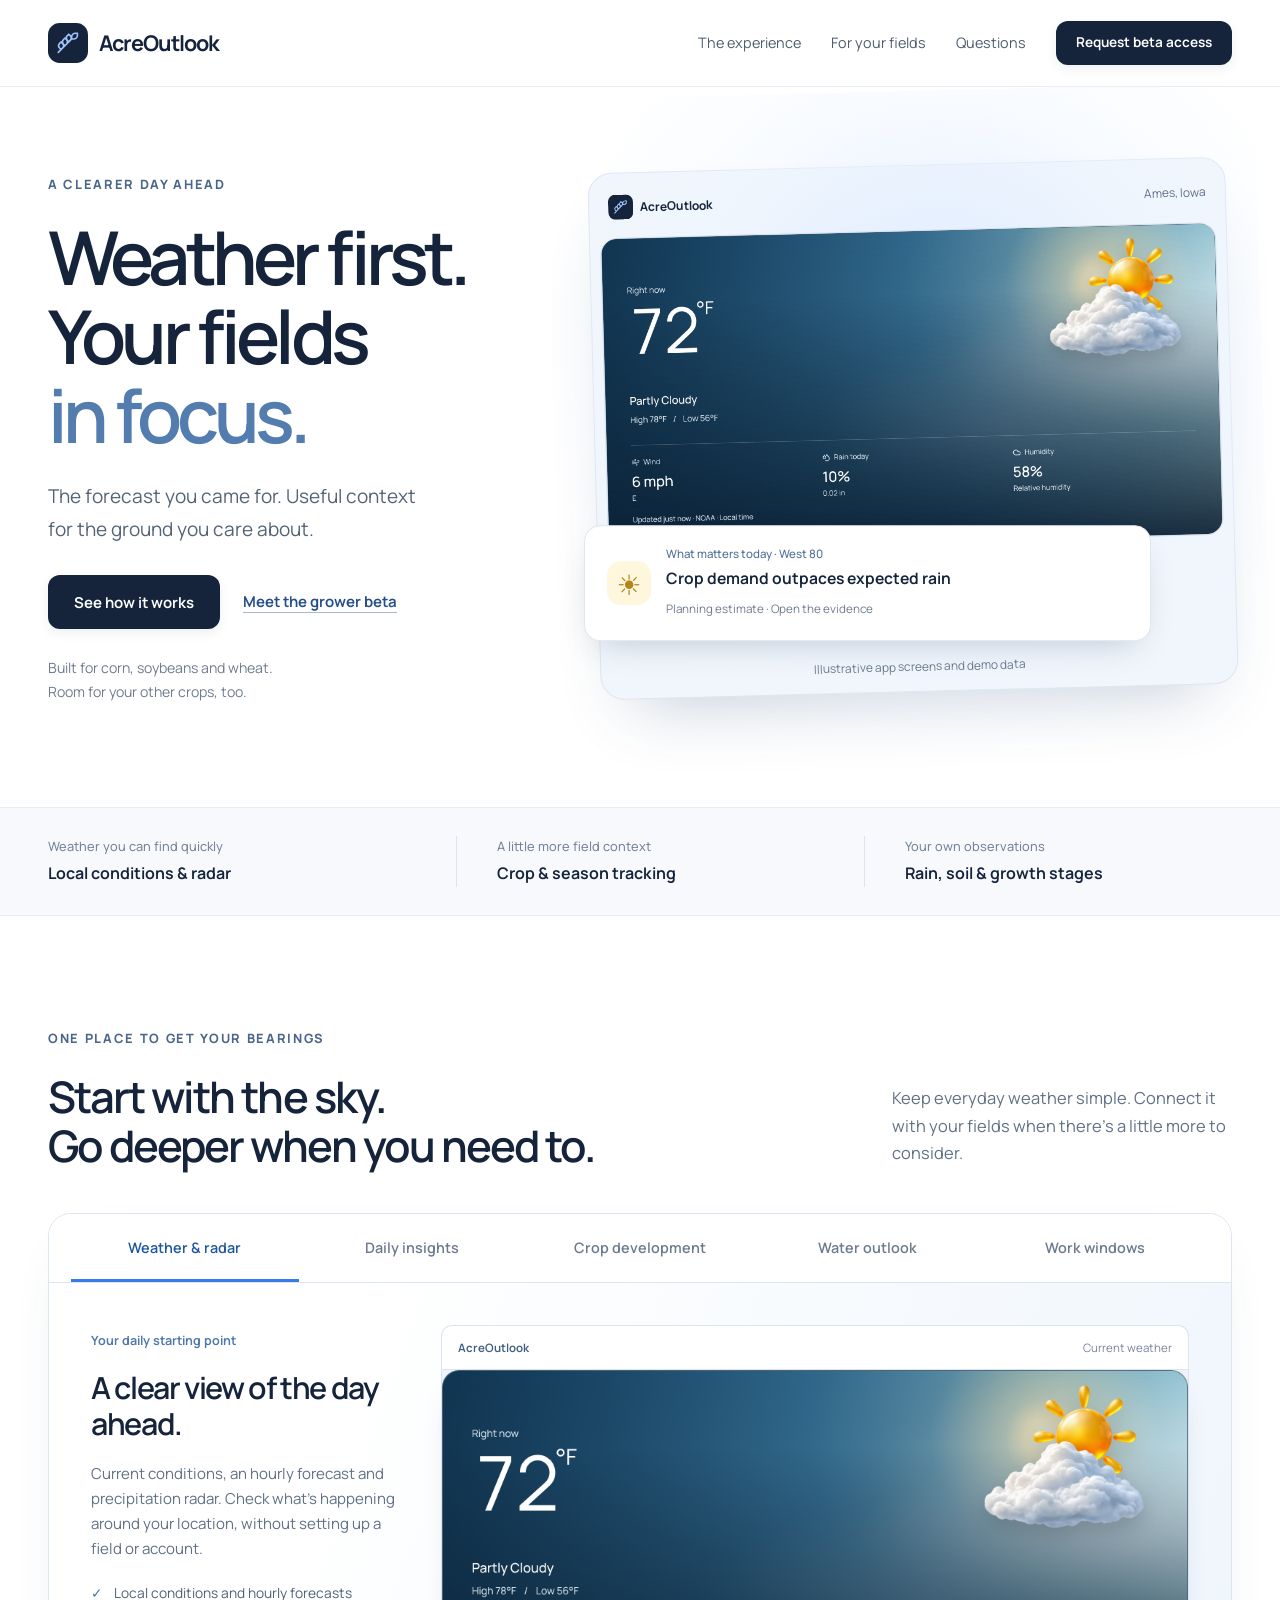
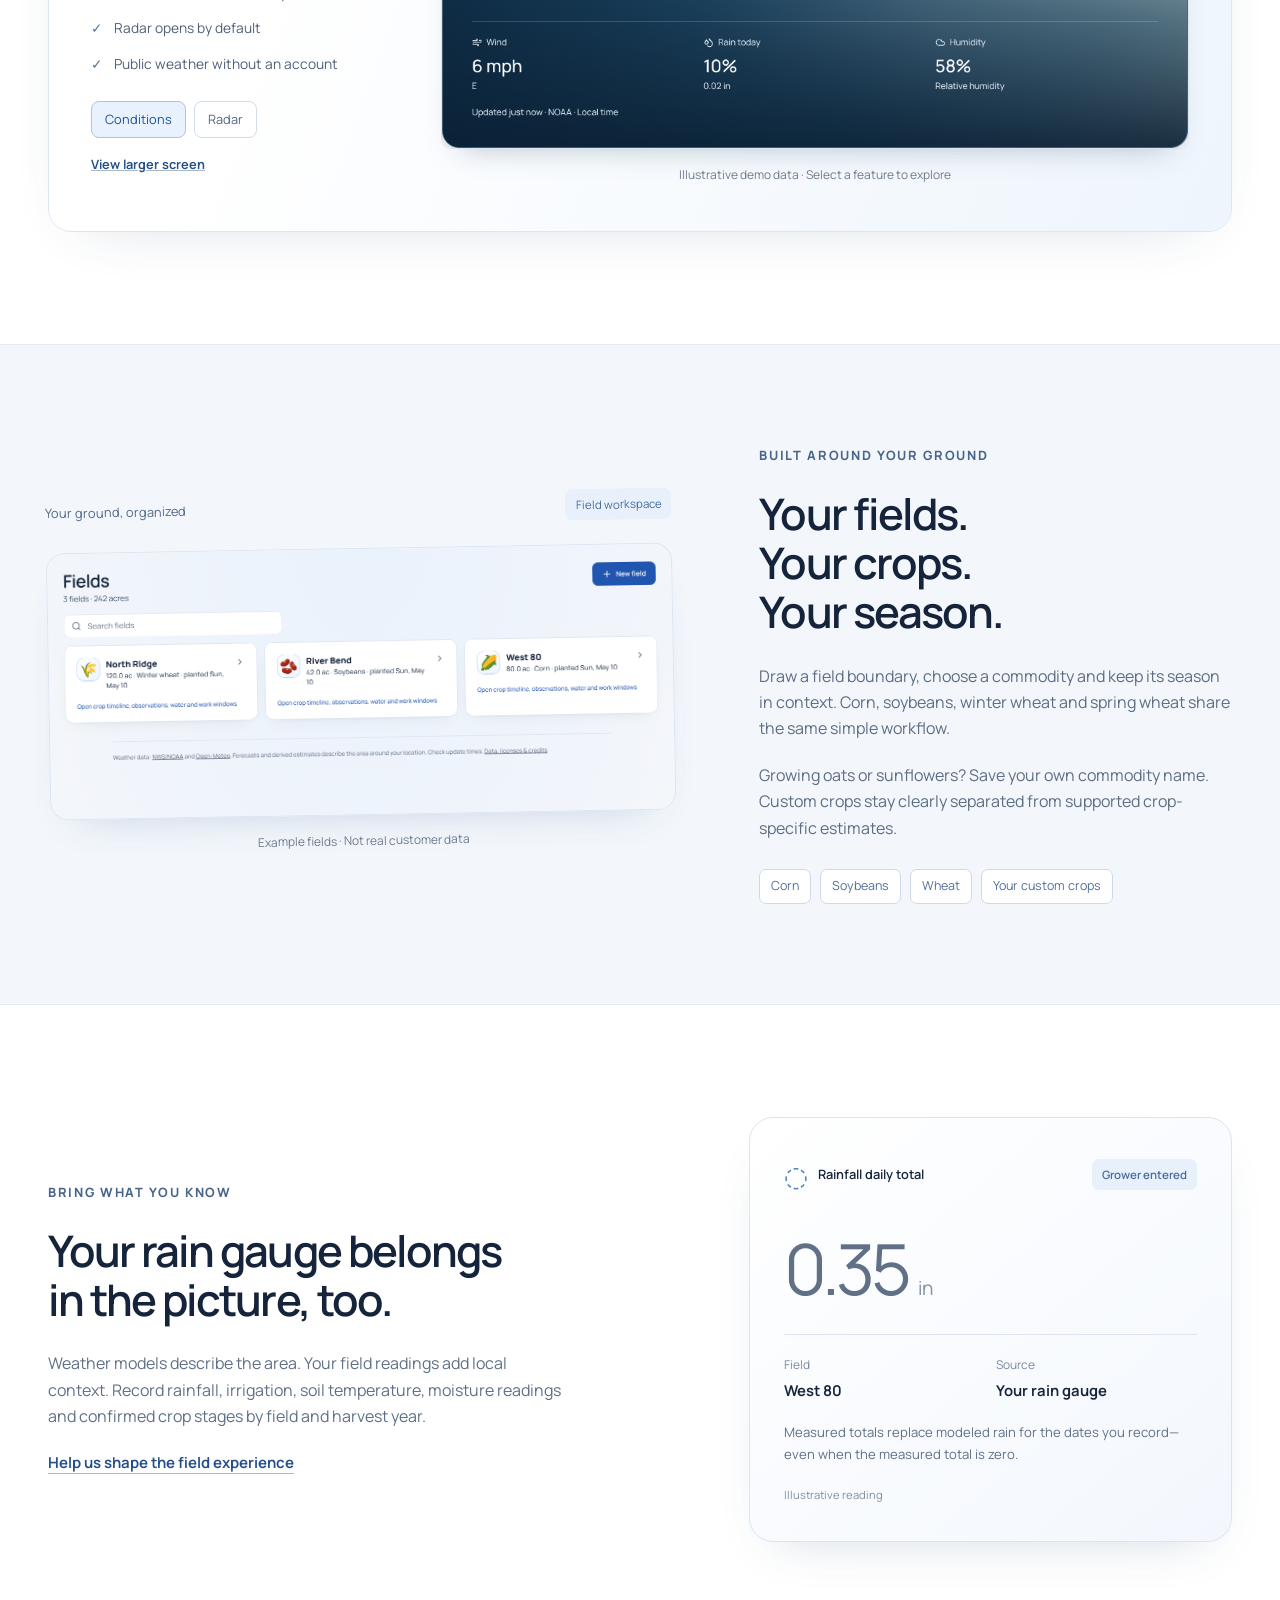
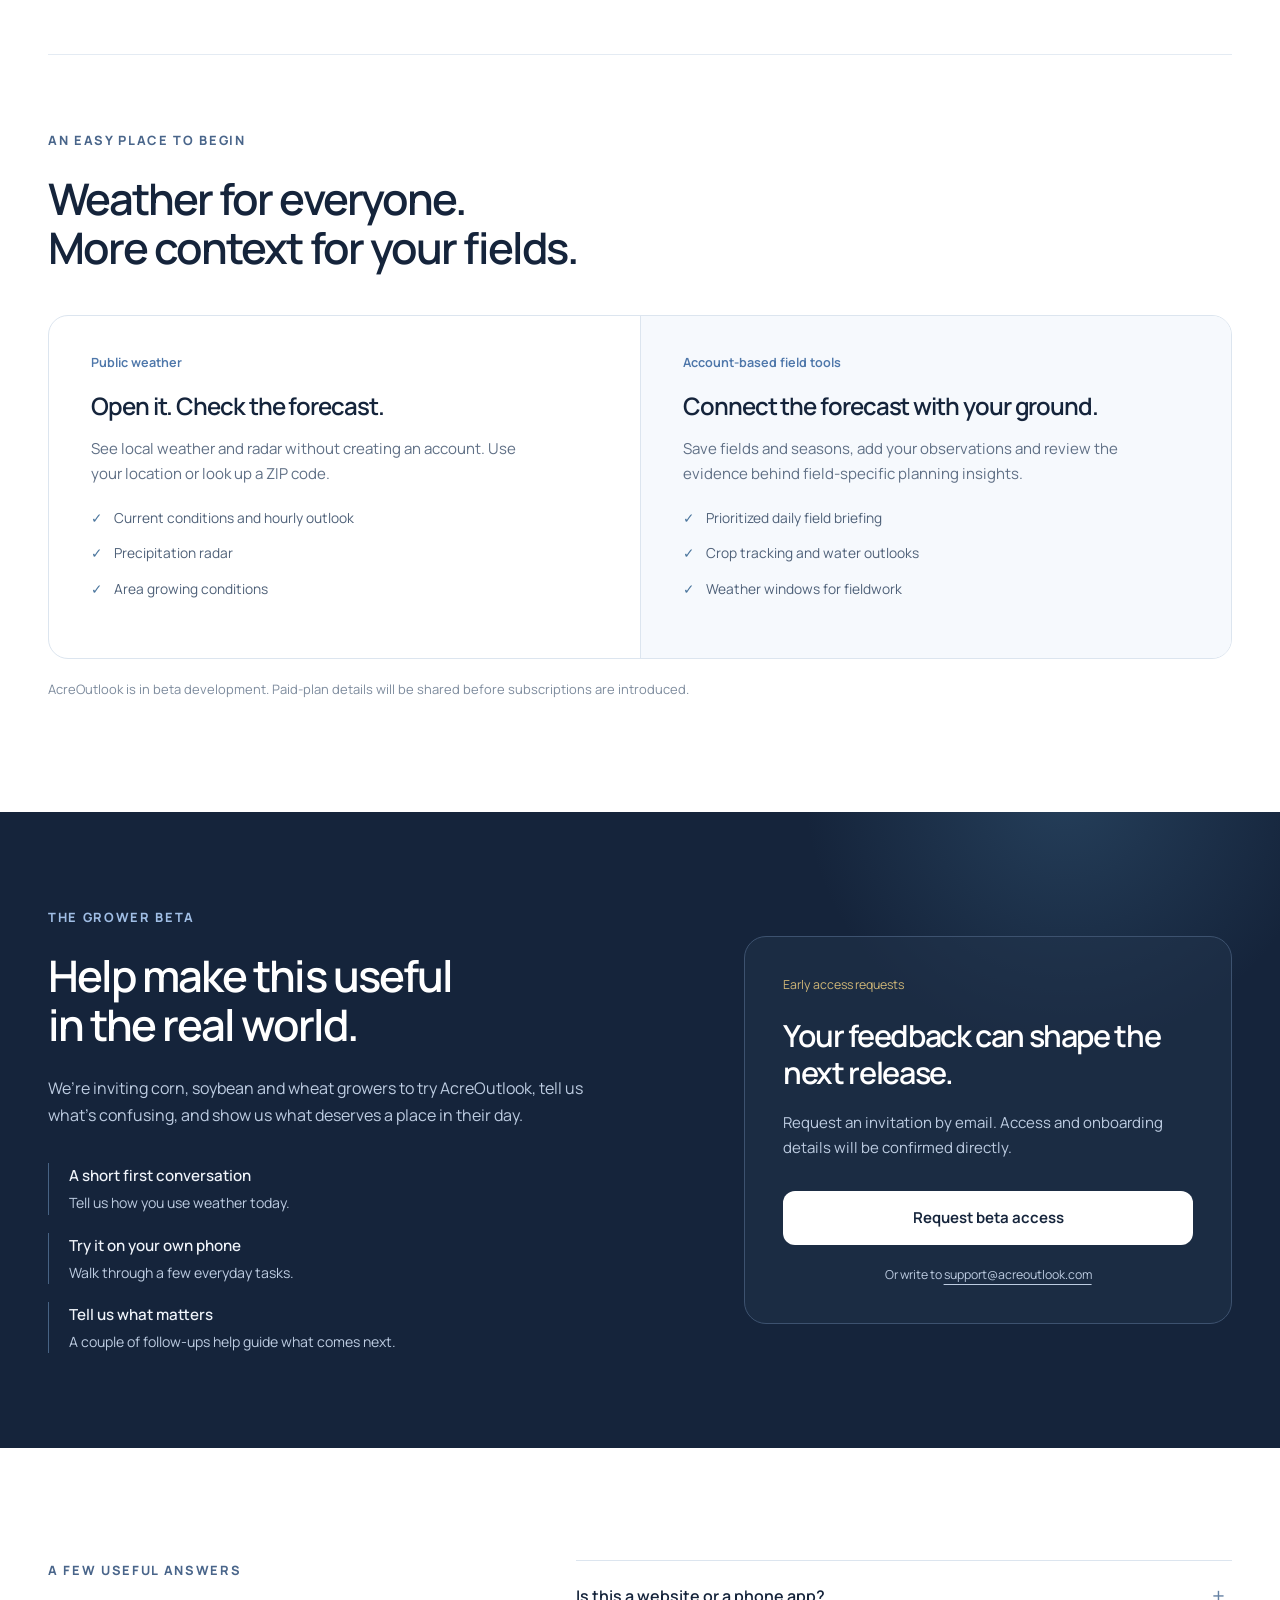
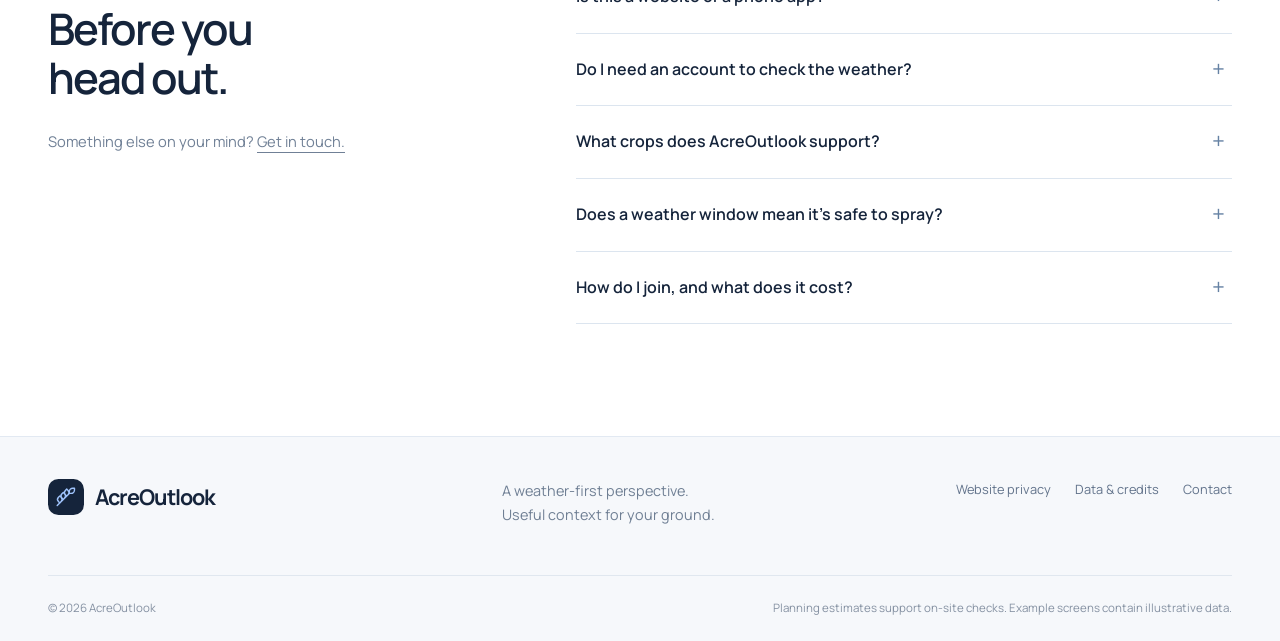
<file: index.html>
<!doctype html>
<html lang="en">
<head>
<meta charset="utf-8"><meta name="viewport" content="width=device-width,initial-scale=1">
<title>AcreOutlook — Weather first. Your fields in focus.</title>
<meta name="description" content="Local weather and radar, with useful context for corn, soybean and wheat growers. Explore AcreOutlook and request access to the grower beta.">
<meta name="theme-color" content="#15243b"><meta property="og:title" content="AcreOutlook — Your fields in focus"><meta property="og:description" content="A weather-first experience built around your ground, crops and field observations."><meta property="og:type" content="website">
<link rel="icon" href="assets/mark.svg" type="image/svg+xml"><link rel="preload" href="assets/manrope-latin.woff2" as="font" type="font/woff2" crossorigin>
<link rel="stylesheet" href="styles.css"><script src="config.js" defer></script><script src="site.js" defer></script>
</head>
<body>
<a class="skip-link" href="#main">Skip to content</a>
<header class="header"><div class="container nav-shell">
<a class="brand" href="./" aria-label="AcreOutlook home"><img src="assets/mark.svg" width="40" height="40" alt=""><span>AcreOutlook</span></a>
<button class="menu-toggle" type="button" aria-expanded="false" aria-controls="navigation" aria-label="Open navigation"><span></span><span></span></button>
<nav id="navigation" aria-label="Main navigation"><a href="#experience">The experience</a><a href="#fields">For your fields</a><a href="#questions">Questions</a><a class="button button-small button-navy" href="mailto:support@acreoutlook.com?subject=AcreOutlook%20grower%20beta%20request" data-beta>Request beta access</a></nav>
</div></header>
<main id="main">
<section class="hero container">
<div class="hero-copy"><p class="eyebrow">A clearer day ahead</p><h1>Weather first.<br>Your fields<br><span>in focus.</span></h1><p class="hero-description">The forecast you came for. Useful context for the ground you care about.</p><div class="hero-actions"><a class="button button-navy" href="#experience">See how it works</a><a class="text-link" href="#beta">Meet the grower beta</a></div><p class="hero-note">Built for corn, soybeans and wheat.<br>Room for your other crops, too.</p></div>
<div class="hero-product" aria-label="Illustrative AcreOutlook weather and field insight preview"><div class="product-topline"><span class="mini-brand"><img src="assets/mark.svg" alt="" width="25" height="25"> AcreOutlook</span><span>Ames, Iowa</span></div><img class="hero-screen" src="assets/screens/weather.png" width="1024" height="519" alt="AcreOutlook current weather showing temperature, wind, rain chance and humidity in a sample forecast" fetchpriority="high"><div class="floating-insight"><span class="insight-mark" aria-hidden="true">☀</span><div><p class="micro-label">What matters today · West 80</p><p>Crop demand outpaces expected rain</p><span>Planning estimate · Open the evidence</span></div></div><p class="sample-caption">Illustrative app screens and demo data</p></div>
</section>
<section class="overview-band" aria-label="AcreOutlook at a glance"><div class="container overview-items"><p><span>Weather you can find quickly</span>Local conditions &amp; radar</p><p><span>A little more field context</span>Crop &amp; season tracking</p><p><span>Your own observations</span>Rain, soil &amp; growth stages</p></div></section>
<section class="section container" id="experience">
<div class="section-heading"><div><p class="eyebrow">One place to get your bearings</p><h2>Start with the sky.<br>Go deeper when you need to.</h2></div><p>Keep everyday weather simple. Connect it with your fields when there’s a little more to consider.</p></div>
<div class="tour" aria-label="Explore the AcreOutlook features">
<div class="tour-tabs" role="tablist" aria-label="Product features"><button role="tab" aria-selected="true" aria-controls="feature-panel" id="tab-weather" data-feature="weather">Weather &amp; radar</button><button role="tab" aria-selected="false" aria-controls="feature-panel" id="tab-briefing" data-feature="briefing" tabindex="-1">Daily insights</button><button role="tab" aria-selected="false" aria-controls="feature-panel" id="tab-timeline" data-feature="timeline" tabindex="-1">Crop development</button><button role="tab" aria-selected="false" aria-controls="feature-panel" id="tab-water" data-feature="water" tabindex="-1">Water outlook</button><button role="tab" aria-selected="false" aria-controls="feature-panel" id="tab-windows" data-feature="windows" tabindex="-1">Work windows</button></div>
<div class="tour-body" id="feature-panel" role="tabpanel" aria-labelledby="tab-weather" tabindex="0"><div class="tour-copy"><span class="feature-label" id="feature-category">Your daily starting point</span><h3 id="feature-title">A clear view of the day ahead.</h3><p id="feature-description">Current conditions, an hourly forecast and precipitation radar. Check what’s happening around your location, without setting up a field or account.</p><ul id="feature-points"><li>Local conditions and hourly forecasts</li><li>Radar opens by default</li><li>Public weather without an account</li></ul><div class="tour-image-options" aria-label="Weather preview"><button type="button" class="small-toggle selected" data-weather-view="weather" aria-pressed="true">Conditions</button><button type="button" class="small-toggle" data-weather-view="radar" aria-pressed="false">Radar</button></div><button class="text-link enlarge" type="button" id="enlarge-screen">View larger screen</button></div><div class="screen-stage"><div class="window-bar"><span>AcreOutlook</span><span id="screen-label">Current weather</span></div><img id="feature-image" src="assets/screens/weather.png" width="1024" height="519" loading="lazy" alt="Sample current weather screen"><p class="sample-caption">Illustrative demo data · Select a feature to explore</p></div></div></div>
</section>
<section class="field-section" id="fields"><div class="container field-layout"><div class="field-visual"><div class="field-visual-heading"><span>Your ground, organized</span><span class="badge">Field workspace</span></div><img src="assets/screens/fields.png" width="1280" height="543" loading="lazy" alt="Three sample saved fields named West 80, River Bend and North Ridge with their crops and acreage"><p class="sample-caption">Example fields · Not real customer data</p></div><div class="field-copy"><p class="eyebrow">Built around your ground</p><h2>Your fields.<br>Your crops.<br>Your season.</h2><p>Draw a field boundary, choose a commodity and keep its season in context. Corn, soybeans, winter wheat and spring wheat share the same simple workflow.</p><p>Growing oats or sunflowers? Save your own commodity name. Custom crops stay clearly separated from supported crop-specific estimates.</p><div class="crop-tags"><span>Corn</span><span>Soybeans</span><span>Wheat</span><span>Your custom crops</span></div></div></div></section>
<section class="section container observations-section"><div><p class="eyebrow">Bring what you know</p><h2>Your rain gauge belongs<br>in the picture, too.</h2><p>Weather models describe the area. Your field readings add local context. Record rainfall, irrigation, soil temperature, moisture readings and confirmed crop stages by field and harvest year.</p><a class="text-link" href="#beta">Help us shape the field experience</a></div><div class="reading-example"><div class="reading-header"><span class="reading-icon" aria-hidden="true">◌</span><span>Rainfall daily total</span><span class="badge">Grower entered</span></div><p class="reading-value">0.35 <span>in</span></p><div class="reading-meta"><p><span>Field</span>West 80</p><p><span>Source</span>Your rain gauge</p></div><p class="reading-footnote">Measured totals replace modeled rain for the dates you record—even when the measured total is zero.</p><span class="example-label">Illustrative reading</span></div></section>
<section class="section container access-section"><div class="section-heading"><div><p class="eyebrow">An easy place to begin</p><h2>Weather for everyone.<br>More context for your fields.</h2></div></div><div class="access-grid"><article><span class="feature-label">Public weather</span><h3>Open it. Check the forecast.</h3><p>See local weather and radar without creating an account. Use your location or look up a ZIP code.</p><ul><li>Current conditions and hourly outlook</li><li>Precipitation radar</li><li>Area growing conditions</li></ul></article><article><span class="feature-label">Account-based field tools</span><h3>Connect the forecast with your ground.</h3><p>Save fields and seasons, add your observations and review the evidence behind field-specific planning insights.</p><ul><li>Prioritized daily field briefing</li><li>Crop tracking and water outlooks</li><li>Weather windows for fieldwork</li></ul></article></div><p class="access-note">AcreOutlook is in beta development. Paid-plan details will be shared before subscriptions are introduced.</p></section>
<section class="beta-section" id="beta"><div class="container beta-layout"><div><p class="eyebrow">The grower beta</p><h2>Help make this useful<br>in the real world.</h2><p>We’re inviting corn, soybean and wheat growers to try AcreOutlook, tell us what’s confusing, and show us what deserves a place in their day.</p><div class="beta-steps"><p><strong>A short first conversation</strong>Tell us how you use weather today.</p><p><strong>Try it on your own phone</strong>Walk through a few everyday tasks.</p><p><strong>Tell us what matters</strong>A couple of follow-ups help guide what comes next.</p></div></div><div class="beta-invitation"><span class="beta-tag">Early access requests</span><h3>Your feedback can shape the next release.</h3><p>Request an invitation by email. Access and onboarding details will be confirmed directly.</p><a class="button button-white" href="mailto:support@acreoutlook.com?subject=AcreOutlook%20grower%20beta%20request" data-beta>Request beta access</a><p class="email-note">Or write to <a data-contact href="mailto:support@acreoutlook.com">support@acreoutlook.com</a></p><a class="app-link" data-app-link hidden>Open AcreOutlook</a></div></div></section>
<section class="section container faq-section" id="questions"><div><p class="eyebrow">A few useful answers</p><h2>Before you<br>head out.</h2><p>Something else on your mind? <a data-contact href="mailto:support@acreoutlook.com">Get in touch.</a></p></div><div class="faq-items"><details><summary>Is this a website or a phone app?</summary><p>AcreOutlook is a browser-first app designed for phones and larger screens. Compatible phones can add the app to their home screen. Beta onboarding will include the app address and installation steps. This public website is the product introduction.</p></details><details><summary>Do I need an account to check the weather?</summary><p>No. The app’s local weather and radar are public. An account is needed to save fields, crop seasons and observations, and to use the personal field workspace.</p></details><details><summary>What crops does AcreOutlook support?</summary><p>The field workflow includes corn, soybeans, winter wheat and spring wheat. You can also save custom commodity names. Crop-specific models are not automatically applied to custom crops, and observed stages are kept distinct from estimates.</p></details><details><summary>Does a weather window mean it’s safe to spray?</summary><p>No. Weather windows are planning aids based on forecast filters. Check actual wind, inversions, equipment, nearby conditions and the product label before an application. The app does not approve chemical applications or diagnose crop disease.</p></details><details><summary>How do I join, and what does it cost?</summary><p>Use “Request beta access” to prepare an email to the AcreOutlook team. Nothing is submitted until you send that email. Participation details and any future paid-plan pricing will be explained before you commit.</p></details></div></section>
</main>
<footer class="footer"><div class="container footer-top"><a class="brand" href="./" aria-label="AcreOutlook home"><img src="assets/mark.svg" width="36" height="36" alt=""><span>AcreOutlook</span></a><p>A weather-first perspective.<br>Useful context for your ground.</p><div><a href="privacy.html">Website privacy</a><a href="credits.html">Data &amp; credits</a><a data-contact href="mailto:support@acreoutlook.com">Contact</a></div></div><div class="container footer-bottom"><p>© <span id="year">2026</span> AcreOutlook</p><p>Planning estimates support on-site checks. Example screens contain illustrative data.</p></div></footer>
<dialog id="beta-dialog" aria-labelledby="beta-dialog-title"><button class="dialog-close" type="button" data-close-dialog aria-label="Close beta request">×</button><p class="eyebrow">AcreOutlook grower beta</p><h2 id="beta-dialog-title">Tell us a little about your ground.</h2><p>Prepare a short request, then send it from your email app. This website does not submit or store your answers.</p><form id="beta-form"><label for="request-name">Your name<input id="request-name" name="name" autocomplete="name" maxlength="100" required></label><label for="request-region">Region or state<input id="request-region" name="region" autocomplete="address-level1" maxlength="100" placeholder="For example, central Iowa" required></label><label for="request-crops">Main crops<select id="request-crops" name="crops"><option>Corn and soybeans</option><option>Corn</option><option>Soybeans</option><option>Winter wheat</option><option>Spring wheat</option><option>Mixed or other crops</option></select></label><button class="button button-navy" type="submit">Prepare email request</button></form><div class="request-result" id="request-result" hidden><p role="status">Your request is prepared. Open the email draft and send it to request access.</p><a class="button button-navy" id="send-request">Open email draft</a><button class="button button-outline" id="copy-request" type="button">Copy request text</button><p id="copy-status" role="status"></p><p>Send to <a data-contact href="mailto:support@acreoutlook.com">support@acreoutlook.com</a></p></div></dialog>
<dialog id="screen-dialog" class="screen-dialog" aria-labelledby="screen-dialog-title"><div class="screen-dialog-header"><h2 id="screen-dialog-title">AcreOutlook feature preview</h2><button class="dialog-close" type="button" data-close-dialog aria-label="Close screen preview">×</button></div><img id="large-screen" src="assets/screens/weather.png" alt=""><p>Illustrative app screen and demo data. <a href="credits.html">Data and image credits</a></p></dialog>
</body></html>
</file>
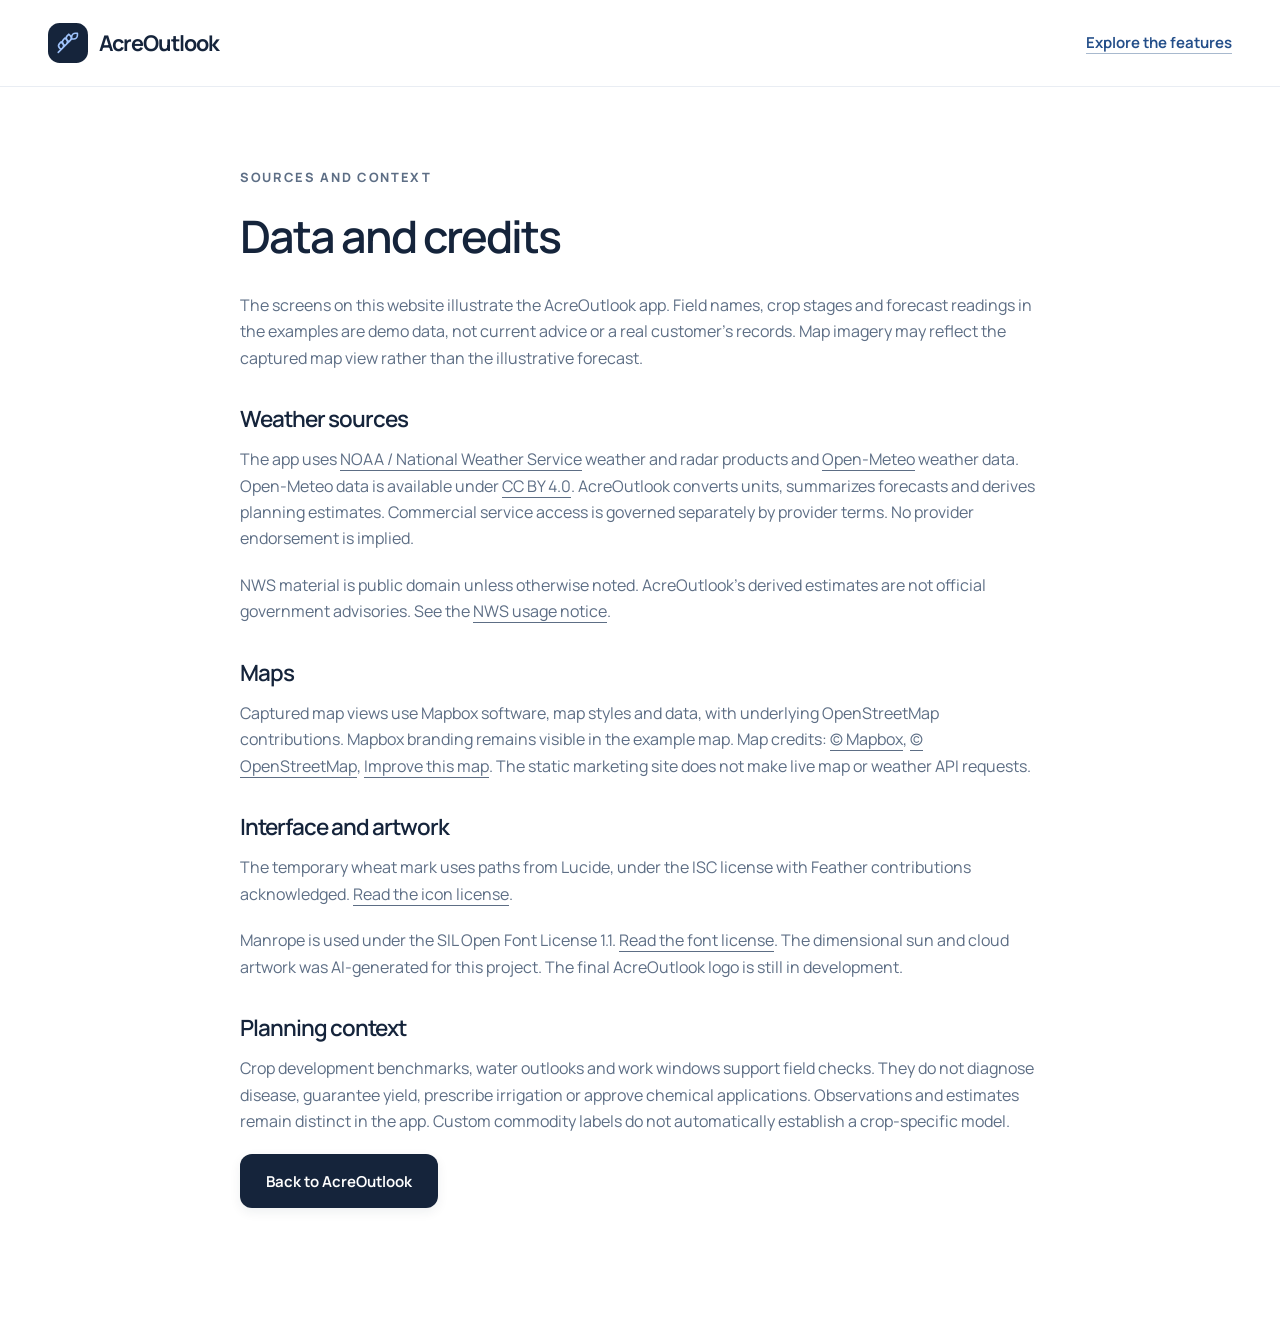
<file: credits.html>
<!doctype html><html lang="en"><head><meta charset="utf-8"><meta name="viewport" content="width=device-width,initial-scale=1"><title>Data and credits — AcreOutlook</title><meta name="description" content="Credits for AcreOutlook example screens, mapping, weather sources and typography."><link rel="icon" href="assets/mark.svg"><link rel="stylesheet" href="styles.css"></head><body><header class="header"><div class="container nav-shell"><a class="brand" href="./" aria-label="AcreOutlook home"><img src="assets/mark.svg" width="40" height="40" alt=""><span>AcreOutlook</span></a><a class="text-link" href="./#experience">Explore the features</a></div></header><main class="container legal-page"><p class="eyebrow">Sources and context</p><h1>Data and credits</h1><p>The screens on this website illustrate the AcreOutlook app. Field names, crop stages and forecast readings in the examples are demo data, not current advice or a real customer’s records. Map imagery may reflect the captured map view rather than the illustrative forecast.</p><h2>Weather sources</h2><p>The app uses <a href="https://www.weather.gov/">NOAA / National Weather Service</a> weather and radar products and <a href="https://open-meteo.com/">Open-Meteo</a> weather data. Open-Meteo data is available under <a href="https://creativecommons.org/licenses/by/4.0/">CC BY 4.0</a>. AcreOutlook converts units, summarizes forecasts and derives planning estimates. Commercial service access is governed separately by provider terms. No provider endorsement is implied.</p><p>NWS material is public domain unless otherwise noted. AcreOutlook’s derived estimates are not official government advisories. See the <a href="https://www.weather.gov/disclaimer">NWS usage notice</a>.</p><h2>Maps</h2><p>Captured map views use Mapbox software, map styles and data, with underlying OpenStreetMap contributions. Mapbox branding remains visible in the example map. Map credits: <a href="https://www.mapbox.com/about/maps/">© Mapbox</a>, <a href="https://www.openstreetmap.org/copyright">© OpenStreetMap</a>, <a href="https://apps.mapbox.com/feedback/">Improve this map</a>. The static marketing site does not make live map or weather API requests.</p><h2>Interface and artwork</h2><p>The temporary wheat mark uses paths from Lucide, under the ISC license with Feather contributions acknowledged. <a href="assets/LUCIDE-LICENSE.txt">Read the icon license</a>.</p><p>Manrope is used under the SIL Open Font License 1.1. <a href="assets/MANROPE-LICENSE.txt">Read the font license</a>. The dimensional sun and cloud artwork was AI-generated for this project. The final AcreOutlook logo is still in development.</p><h2>Planning context</h2><p>Crop development benchmarks, water outlooks and work windows support field checks. They do not diagnose disease, guarantee yield, prescribe irrigation or approve chemical applications. Observations and estimates remain distinct in the app. Custom commodity labels do not automatically establish a crop-specific model.</p><p><a class="button button-navy" href="./">Back to AcreOutlook</a></p></main></body></html>
</file>
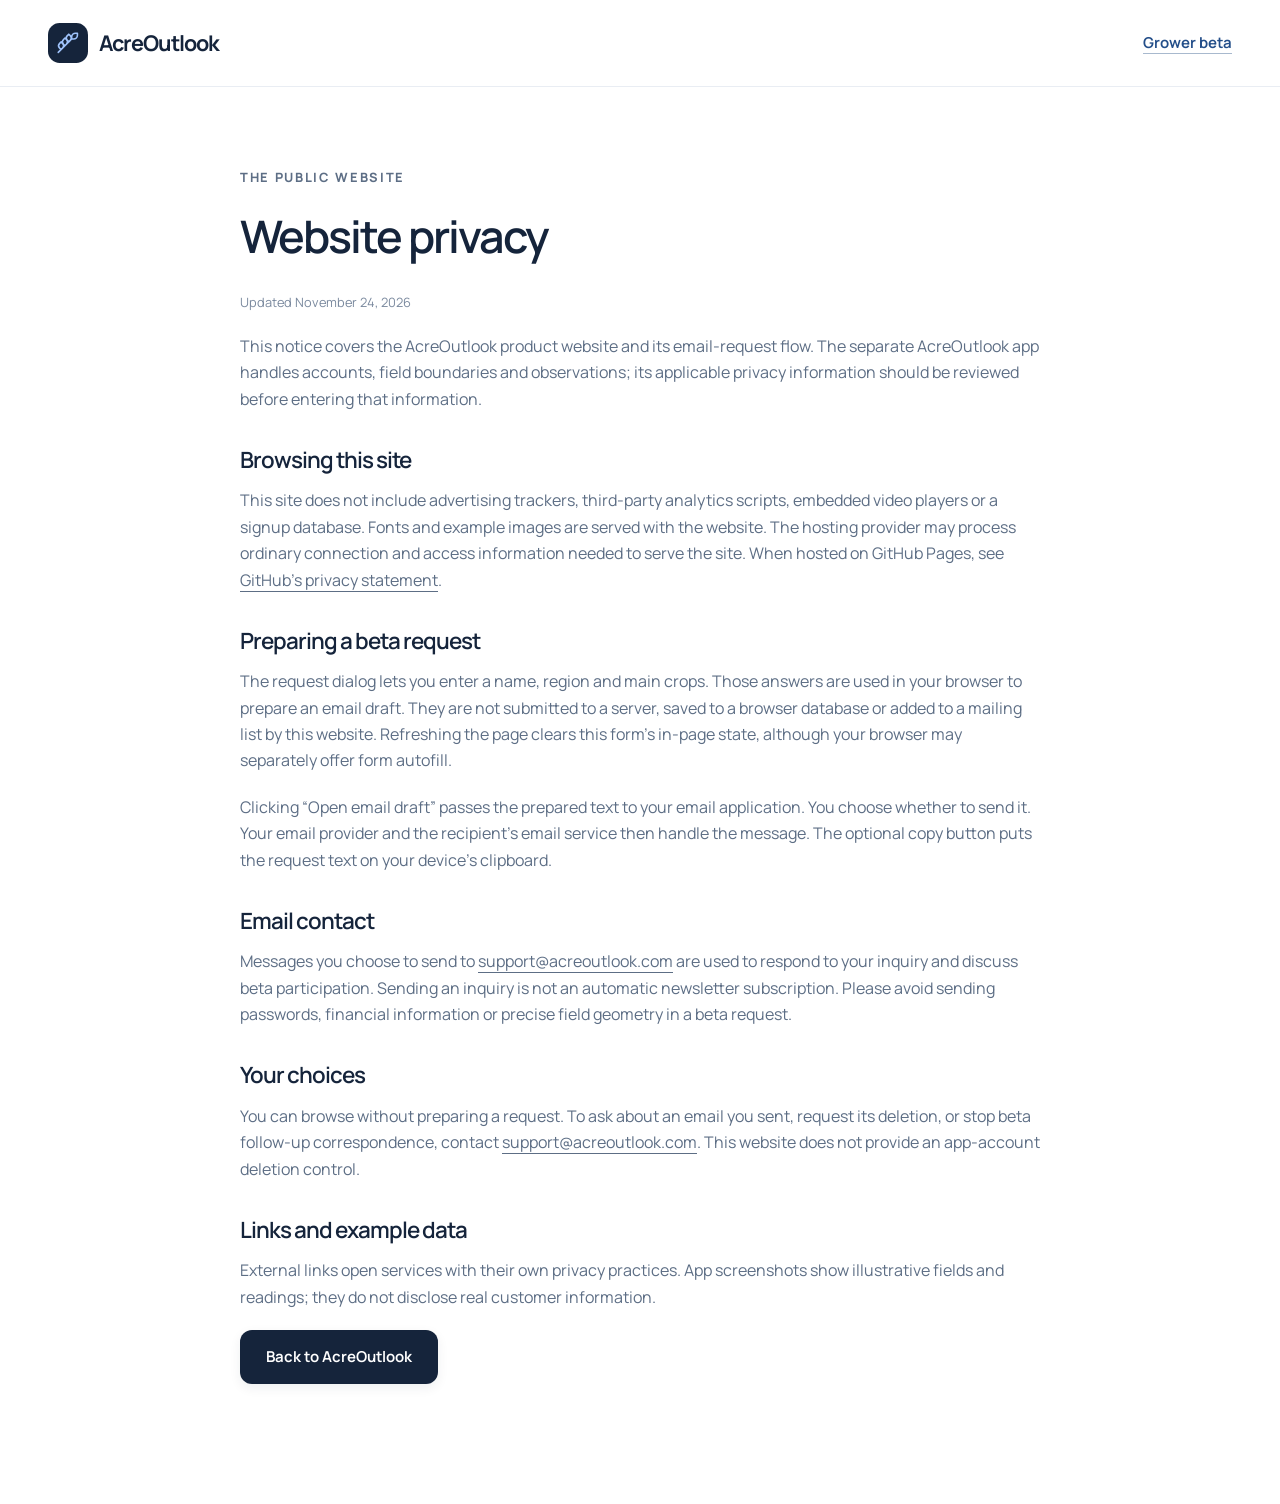
<file: privacy.html>
<!doctype html><html lang="en"><head><meta charset="utf-8"><meta name="viewport" content="width=device-width,initial-scale=1"><title>Website privacy — AcreOutlook</title><meta name="description" content="How this AcreOutlook public website handles beta request details and contact."><link rel="icon" href="assets/mark.svg"><link rel="stylesheet" href="styles.css"><script src="config.js" defer></script><script src="site.js" defer></script></head><body><header class="header"><div class="container nav-shell"><a class="brand" href="./" aria-label="AcreOutlook home"><img src="assets/mark.svg" width="40" height="40" alt=""><span>AcreOutlook</span></a><a class="text-link" href="./#beta">Grower beta</a></div></header><main class="container legal-page"><p class="eyebrow">The public website</p><h1>Website privacy</h1><p class="updated">Updated November 24, 2026</p><p>This notice covers the AcreOutlook product website and its email-request flow. The separate AcreOutlook app handles accounts, field boundaries and observations; its applicable privacy information should be reviewed before entering that information.</p><h2>Browsing this site</h2><p>This site does not include advertising trackers, third-party analytics scripts, embedded video players or a signup database. Fonts and example images are served with the website. The hosting provider may process ordinary connection and access information needed to serve the site. When hosted on GitHub Pages, see <a href="https://docs.github.com/en/site-policy/privacy-policies/github-general-privacy-statement" rel="noreferrer">GitHub’s privacy statement</a>.</p><h2>Preparing a beta request</h2><p>The request dialog lets you enter a name, region and main crops. Those answers are used in your browser to prepare an email draft. They are not submitted to a server, saved to a browser database or added to a mailing list by this website. Refreshing the page clears this form’s in-page state, although your browser may separately offer form autofill.</p><p>Clicking “Open email draft” passes the prepared text to your email application. You choose whether to send it. Your email provider and the recipient’s email service then handle the message. The optional copy button puts the request text on your device’s clipboard.</p><h2>Email contact</h2><p>Messages you choose to send to <a data-contact href="mailto:support@acreoutlook.com">support@acreoutlook.com</a> are used to respond to your inquiry and discuss beta participation. Sending an inquiry is not an automatic newsletter subscription. Please avoid sending passwords, financial information or precise field geometry in a beta request.</p><h2>Your choices</h2><p>You can browse without preparing a request. To ask about an email you sent, request its deletion, or stop beta follow-up correspondence, contact <a data-contact href="mailto:support@acreoutlook.com">support@acreoutlook.com</a>. This website does not provide an app-account deletion control.</p><h2>Links and example data</h2><p>External links open services with their own privacy practices. App screenshots show illustrative fields and readings; they do not disclose real customer information.</p><p><a class="button button-navy" href="./">Back to AcreOutlook</a></p></main></body></html>
</file>
<file: styles.css>
@font-face{font-family:Manrope;src:url('assets/manrope-latin.woff2') format('woff2');font-weight:200 800;font-display:swap}*{box-sizing:border-box}html{scroll-behavior:smooth;scroll-padding-top:105px}body{margin:0;color:#15243b;background:#fff;font:400 16px/1.65 Manrope,system-ui,sans-serif}button,input,select{font:inherit}button,a{-webkit-tap-highlight-color:transparent}button{cursor:pointer}a{color:inherit;text-underline-offset:5px}a:focus-visible,button:focus-visible,input:focus-visible,select:focus-visible,summary:focus-visible,[tabindex]:focus-visible{outline:3px solid #357ce8;outline-offset:5px}img{max-width:100%;height:auto;display:block}h1,h2,h3,p{margin-top:0}h1,h2,h3{font-weight:600;letter-spacing:-.045em;line-height:1.13}h2{font-size:clamp(2.1rem,3.4vw,3.3rem);margin-bottom:26px}h3{font-size:1.6rem}p{margin-bottom:20px}.container{width:min(1264px,calc(100% - 96px));margin-inline:auto}.header{position:sticky;top:0;z-index:10;background:rgb(255 255 255/.94);backdrop-filter:blur(18px);border-bottom:1px solid #e9edf3}.nav-shell{min-height:86px;display:flex;align-items:center;justify-content:space-between;gap:24px}.brand{display:inline-flex;gap:11px;align-items:center;font-weight:700;text-decoration:none;font-size:1.35rem;letter-spacing:-.045em;white-space:nowrap}.header nav{display:flex;align-items:center;gap:30px}.header nav>a:not(.button){font-size:.9rem;text-decoration:none;color:#4d5c70}.header nav>a:hover{color:#1d5fc2}.menu-toggle{display:none}.button{display:inline-flex;justify-content:center;align-items:center;min-height:54px;padding:14px 25px;border:1px solid transparent;border-radius:12px;font-size:.94rem;font-weight:650;line-height:1.4;text-align:center;text-decoration:none;transition:background .18s,transform .18s}.button:hover{transform:translateY(-2px)}.button-navy{background:#15243b;color:white;box-shadow:0 4px 12px #15243b12}.button-navy:hover{background:#24446d}.button-small{min-height:44px;padding:11px 19px;font-size:.85rem}.button-white{background:white;color:#15243b}.button-white:hover{background:#e5eefb}.button-outline{border-color:#cbd6e6;background:white;color:#15243b}.text-link{font-weight:650;font-size:.94rem;text-decoration:underline;text-decoration-color:#a8b9ce;background:none;border:0;padding:8px 0;color:#234e89}.text-link:hover{text-decoration-color:currentColor}.skip-link{position:fixed;top:8px;left:8px;transform:translateY(-160%);z-index:100;background:#15243b;color:white;padding:12px 20px;border-radius:6px}.skip-link:focus{transform:none}.hero{display:grid;grid-template-columns:.86fr 1.14fr;align-items:center;gap:64px;min-height:720px;padding-block:76px 92px}.eyebrow{font-size:.8rem;font-weight:750;letter-spacing:.13em;text-transform:uppercase;color:#49658a;margin-bottom:23px}.hero h1{font-size:clamp(3.4rem,5.8vw,5.35rem);line-height:1.06;letter-spacing:-.065em;margin-bottom:26px}.hero h1 span{color:#527dae}.hero-description{font-size:1.19rem;line-height:1.7;color:#536377;max-width:370px;margin-bottom:30px}.hero-actions{display:flex;align-items:center;flex-wrap:wrap;gap:23px}.hero-note{margin:27px 0 0;color:#6d7c8f;font-size:.88rem;line-height:1.7}.hero-product{position:relative;border-radius:24px;background:#f1f6fc;padding:10px;border:1px solid #dce6f3;box-shadow:0 35px 70px -34px #2947754d;transform:rotate(-1.5deg);isolation:isolate;margin-bottom:20px}.hero-product:before{content:'';position:absolute;inset:-75px -32px -60px -50px;background:radial-gradient(ellipse at 55% 40%,#dceaff 0%,#eef5ff6e 45%,transparent 72%);z-index:-1;pointer-events:none}.product-topline{display:flex;align-items:center;justify-content:space-between;font-size:.75rem;gap:20px;padding:11px 9px 18px;color:#5d7089}.mini-brand{display:flex;align-items:center;gap:7px;font-weight:700;color:#15243b}.hero-screen{border-radius:17px;border:1px solid #d9e3ee}.floating-insight{display:flex;align-items:center;gap:15px;position:relative;width:92%;margin:-19px 0 0 -25px;background:#fff;border:1px solid #dfe6ee;border-radius:16px;box-shadow:0 14px 35px -16px #18355148;padding:20px 22px;transform:rotate(1.5deg)}.insight-mark{width:44px;height:44px;flex:none;border-radius:14px;background:#fff7dd;color:#b6831d;font-size:28px;display:grid;place-items:center}.floating-insight p{margin:0 0 4px;font-weight:650;font-size:.98rem;line-height:1.4}.floating-insight .micro-label{font-size:.72rem;font-weight:500;color:#53709a;margin-bottom:6px}.floating-insight span:not(.insight-mark){font-size:.73rem;color:#6e7c8f}.sample-caption{font-size:.75rem;color:#6d7c8e;text-align:center;margin:16px 0 5px;line-height:1.6}.overview-band{border-top:1px solid #e6edf5;border-bottom:1px solid #e6edf5;background:#f7f9fc}.overview-items{display:grid;grid-template-columns:repeat(3,1fr);gap:40px;padding-block:28px}.overview-items p{margin:0;font-size:1rem;font-weight:650}.overview-items span{display:block;color:#728198;font-size:.8rem;font-weight:450;margin-bottom:3px}.overview-items p+p{border-left:1px solid #dce4ef;padding-left:40px}.section{padding-block:112px}.section-heading{display:flex;align-items:flex-end;justify-content:space-between;gap:50px;margin-bottom:43px}.section-heading h2{margin-bottom:0}.section-heading>p{max-width:340px;color:#607086;font-size:1.03rem;margin-bottom:4px}.tour{border:1px solid #dce5f0;border-radius:23px;overflow:hidden;box-shadow:0 18px 60px -40px #27466b4d}.tour-tabs{display:flex;border-bottom:1px solid #dce5f0;background:#fff;padding-inline:22px;overflow-x:auto;scrollbar-width:thin}.tour-tabs button{flex:1;white-space:nowrap;border:0;border-bottom:3px solid transparent;background:none;padding:22px 16px 19px;font-size:.9rem;font-weight:600;color:#6b7a8f}.tour-tabs button[aria-selected=true]{color:#1e579e;border-bottom-color:#357ce8}.tour-tabs button:hover{background:#f5f8fc}.tour-body{display:grid;grid-template-columns:310px 1fr;gap:40px;padding:42px;align-items:center;background:linear-gradient(110deg,#fff 22%,#eef5fc 100%);min-height:470px}.tour-copy h3{font-size:1.9rem;line-height:1.2;margin-bottom:20px}.feature-label{display:block;color:#4e77aa;font-size:.79rem;font-weight:650;margin-bottom:18px}.tour-copy>p{font-size:.94rem;color:#607086}.tour-copy ul,.access-grid ul{padding:0;margin:20px 0;list-style:none}.tour-copy li,.access-grid li{font-size:.86rem;color:#4e6078;margin:13px 0;padding-left:23px;position:relative}.tour-copy li:before,.access-grid li:before{content:'✓';position:absolute;left:0;color:#4a759d;font-size:.85rem}.screen-stage{min-width:0}.window-bar{display:flex;gap:15px;justify-content:space-between;border:1px solid #dce5ef;border-bottom:0;background:#fff;border-radius:11px 11px 0 0;padding:12px 16px;color:#77869c;font-size:.72rem}.window-bar span:first-child{font-weight:650;color:#425e83}.screen-stage img{width:100%;max-height:535px;object-fit:contain;background:white;border:1px solid #dce5ef;border-radius:0 0 10px 10px;box-shadow:0 15px 30px -20px #27466b66}.tour-image-options{display:flex;gap:8px;margin:25px 0 8px}.small-toggle{border:1px solid #d0ddec;background:white;padding:7px 13px;border-radius:8px;color:#526983;font-size:.8rem}.small-toggle.selected{background:#e9f1fd;border-color:#a9c4eb;color:#1d5497}.enlarge{font-size:.8rem;display:inline-block}.field-section{background:#f3f7fc;padding-block:100px;border-block:1px solid #e3eaf4}.field-layout{display:grid;grid-template-columns:1.14fr .86fr;gap:85px;align-items:center}.field-visual{min-width:0;transform:rotate(-1deg)}.field-visual-heading{display:flex;justify-content:space-between;align-items:center;gap:10px;color:#526a89;font-size:.8rem;margin-bottom:24px}.badge{display:inline-flex;align-items:center;white-space:nowrap;padding:6px 10px;background:#e8f0fb;color:#496e9e;border-radius:7px;font-size:.72rem}.field-visual img{border:1px solid #dce6f2;border-radius:18px;box-shadow:0 20px 45px -30px #244a7c4d}.field-copy p:not(.eyebrow){font-size:1rem;color:#5d6d83}.crop-tags{display:flex;flex-wrap:wrap;gap:9px;margin-top:28px}.crop-tags span{font-size:.78rem;border:1px solid #cedaea;background:#fff;padding:6px 11px;border-radius:7px;color:#527098}.observations-section{display:grid;grid-template-columns:1.1fr .9fr;gap:110px;align-items:center}.observations-section>div>p:not(.eyebrow){max-width:520px;color:#607086}.reading-example{position:relative;background:linear-gradient(140deg,#fff,#f3f7fd);border:1px solid #dce5ef;box-shadow:0 20px 50px -30px #21466f44;border-radius:24px;padding:34px}.reading-header{display:flex;align-items:center;gap:10px;font-size:.8rem;font-weight:600}.reading-header .badge{margin-left:auto}.reading-icon{font-size:28px;color:#5485bc}.reading-value{font-size:4.4rem;line-height:1.1;letter-spacing:-.06em;margin:32px 0 27px}.reading-value>span{font-size:1.2rem;letter-spacing:0;color:#8090a5}.reading-meta{display:grid;grid-template-columns:1fr 1fr;gap:12px;border-top:1px solid #dce5f0;padding-top:20px}.reading-meta p{font-weight:650;font-size:.93rem;margin-bottom:18px}.reading-meta span{display:block;color:#7a8aa0;font-size:.75rem;margin-bottom:3px;font-weight:400}.reading-footnote{font-size:.82rem;color:#718097;line-height:1.7;margin-bottom:15px}.example-label{font-size:.7rem;color:#8090a3}.access-section{border-top:1px solid #e4ebf3;padding-top:75px}.access-grid{display:grid;grid-template-columns:1fr 1fr;border:1px solid #dce5ef;border-radius:20px;overflow:hidden}.access-grid article{padding:37px 42px}.access-grid article+article{border-left:1px solid #dce5ef;background:#f6f9fd}.access-grid h3{font-size:1.5rem;margin-bottom:18px}.access-grid p{color:#607086;font-size:.94rem;max-width:450px}.access-note{margin:20px 0 0;font-size:.81rem;color:#7d8b9d}.beta-section{background:#15243b;color:white;padding-block:95px;position:relative;overflow:hidden}.beta-section:after{content:'';position:absolute;width:550px;height:550px;top:-300px;right:-60px;border-radius:50%;background:radial-gradient(circle,#3f6b8e60,transparent 67%);pointer-events:none}.beta-layout{display:grid;grid-template-columns:1.1fr .9fr;gap:100px;align-items:center;position:relative;z-index:1}.beta-section .eyebrow{color:#a0bee5}.beta-section h2{color:#fff}.beta-section p{color:#bdcce1;max-width:555px}.beta-steps{margin-top:35px;display:grid;gap:18px}.beta-steps p{font-size:.88rem;margin:0;border-left:1px solid #476384;padding-left:20px}.beta-steps strong{display:block;font-size:.95rem;font-weight:550;color:#f0f4fa;margin-bottom:3px}.beta-invitation{border:1px solid #3d526f;border-radius:22px;padding:38px;background:#22354d80}.beta-tag{font-size:.77rem;color:#d0b777;display:block;margin-bottom:23px}.beta-invitation h3{font-size:1.9rem;line-height:1.2;margin-bottom:20px}.beta-invitation p{font-size:.94rem}.beta-invitation .button{width:100%;margin-top:10px}.beta-invitation .email-note{font-size:.77rem;text-align:center;margin:20px 0 0}.app-link{margin-top:18px;font-size:.9rem;color:white}.faq-section{display:grid;grid-template-columns:1fr 1.5fr;gap:90px}.faq-section>div>p:not(.eyebrow){font-size:.92rem;color:#708096}.faq-items{border-top:1px solid #dce5ef}.faq-items details{border-bottom:1px solid #dce5ef}.faq-items summary{cursor:pointer;list-style:none;position:relative;font-size:1rem;font-weight:600;line-height:1.6;padding:23px 38px 23px 0}.faq-items summary::-webkit-details-marker{display:none}.faq-items summary:after{content:'+';position:absolute;right:7px;font-size:1.4rem;font-weight:400;color:#6682a4;top:17px}.faq-items details[open] summary:after{content:'−'}.faq-items p{font-size:.94rem;color:#607086;line-height:1.9;margin:0 25px 24px 0}.footer{background:#f6f8fb;border-top:1px solid #e2e9f2;padding:42px 0 24px}.footer-top{display:grid;grid-template-columns:1fr 1fr auto;gap:40px;align-items:start}.footer-top>p{font-size:.9rem;color:#6f7f94}.footer-top>div{display:flex;gap:24px}.footer-top>div>a{font-size:.8rem;color:#62738b;text-decoration:none}.footer-bottom{border-top:1px solid #e0e7ef;margin-top:28px;padding-top:22px;display:flex;justify-content:space-between;gap:20px}.footer-bottom p{font-size:.72rem;color:#8591a2;margin:0}dialog{border:1px solid #dce5ef;border-radius:22px;padding:38px;width:min(560px,calc(100% - 32px));color:#15243b;box-shadow:0 30px 100px #06193266;max-height:90dvh;overflow-y:auto}dialog::backdrop{background:#101e36ad;backdrop-filter:blur(4px)}dialog h2{font-size:1.9rem;padding-right:17px}dialog>p:not(.eyebrow){font-size:.9rem;color:#687991}.dialog-close{position:absolute;right:15px;top:12px;width:42px;height:42px;font-size:1.8rem;line-height:1;border:0;background:transparent;color:#6d8099;border-radius:50%}.dialog-close:hover{background:#eef3fa}#beta-form{display:grid;gap:18px;margin-top:25px}#beta-form label{font-size:.88rem;font-weight:550}input,select{display:block;width:100%;margin-top:8px;border:1px solid #cdd9e8;border-radius:9px;background:#fff;padding:12px 14px;min-height:48px;font-size:1rem;color:#15243b}select{appearance:none;padding-right:39px;background-image:url("data:image/svg+xml,%3Csvg xmlns='http://www.w3.org/2000/svg' width='16' height='16' viewBox='0 0 24 24' fill='none' stroke='%2358708f' stroke-width='2'%3E%3Cpath d='m6 9 6 6 6-6'/%3E%3C/svg%3E");background-position:right 13px center;background-repeat:no-repeat}.request-result{padding-top:12px}.request-result p{font-size:.91rem;color:#65778e}.request-result .button{margin:10px 6px 6px 0}.screen-dialog{width:min(1240px,calc(100% - 32px));padding:24px}.screen-dialog-header{display:flex;align-items:center;justify-content:space-between;margin-bottom:20px;padding-right:35px}.screen-dialog h2{font-size:1.25rem;margin:0}.screen-dialog img{border:1px solid #e0e7ef;width:100%;height:auto;max-height:none}.screen-dialog>p{font-size:.8rem;margin:16px 0 0}.legal-page{max-width:800px;padding-block:80px 100px}.legal-page h1{font-size:2.8rem}.legal-page h2{font-size:1.4rem;margin-top:35px;margin-bottom:15px}.legal-page p,.legal-page li{color:#5d6e85}.legal-page a{overflow-wrap:anywhere}.legal-page ul{padding-left:25px}.legal-page .updated{font-size:.8rem;color:#7a899e}body:has(dialog[open]){overflow:hidden}[hidden]{display:none!important}
@media(min-width:1600px){.hero{min-height:780px;padding-block:100px}.hero-product{margin-left:20px}}
@media(max-width:1100px){.container{width:calc(100% - 64px)}.header nav{gap:19px}.hero{gap:37px;min-height:650px}.hero h1{font-size:4.4rem}.hero-description{font-size:1.07rem}.hero-actions{gap:14px}.hero-actions .text-link{font-size:.85rem}.tour-body{grid-template-columns:270px 1fr;gap:25px;padding:30px}.tour-tabs{padding-inline:7px}.tour-tabs button{font-size:.8rem;padding-inline:12px}.field-layout{gap:45px}.observations-section{gap:55px}.reading-example{padding:26px}.beta-layout{gap:50px}.footer-top{grid-template-columns:1fr 1fr}.footer-top>div{grid-column:1/-1}.floating-insight{padding:16px;gap:10px}.floating-insight p{font-size:.84rem}.insight-mark{width:34px;height:34px;font-size:23px}.beta-invitation{padding:30px}}
@media(max-width:820px){.nav-shell{min-height:76px}.menu-toggle{display:flex;flex-direction:column;gap:6px;justify-content:center;align-items:center;border:1px solid #dbe4ef;background:#fff;border-radius:10px;width:44px;height:44px;flex:none}.menu-toggle span{display:block;background:#294363;width:18px;height:2px}.header nav{display:none;position:absolute;top:76px;left:0;right:0;background:white;padding:16px 32px 25px;border-bottom:1px solid #dce5ef;flex-direction:column;align-items:stretch;gap:5px}.header nav.open{display:flex}.header nav>a:not(.button){padding:10px 0}.header nav .button{margin-top:10px}.hero{grid-template-columns:1fr;gap:60px;padding-block:55px 75px}.hero-copy{max-width:600px}.hero h1{font-size:clamp(3.6rem,9vw,5rem)}.hero h1 br:nth-child(2){display:none}.hero-description{max-width:420px}.hero-product{max-width:620px;margin-inline:auto;width:100%;transform:rotate(-1deg)}.hero-note br{display:none}.hero-note{font-size:.82rem}.overview-items{gap:20px;padding-block:22px}.overview-items p{font-size:.86rem}.overview-items span{font-size:.7rem}.overview-items p+p{padding-left:20px}.section{padding-block:75px}.section-heading{display:block;margin-bottom:35px}.section-heading>p{margin-top:24px;max-width:480px}.tour-body{grid-template-columns:1fr;padding:30px;gap:30px}.tour-copy>p{max-width:550px}.tour-copy ul{display:flex;flex-wrap:wrap;gap:8px 25px}.tour-copy li{margin:0}.tour-image-options{display:inline-flex;margin:15px 20px 0 0}.enlarge{margin-top:12px}.screen-stage img{max-height:600px}.field-section{padding-block:75px}.field-layout{grid-template-columns:1fr;gap:45px}.field-copy{order:-1}.field-copy h2 br{display:none}.field-visual{max-width:700px}.field-copy p:not(.eyebrow){max-width:620px}.observations-section{grid-template-columns:1fr;gap:35px}.reading-example{max-width:540px;width:100%;margin:auto}.access-grid article{padding:30px}.access-grid h3{font-size:1.3rem}.beta-layout{grid-template-columns:1fr;gap:45px}.beta-invitation{max-width:560px}.beta-section{padding-block:75px}.faq-section{grid-template-columns:1fr;gap:30px}.faq-section h2 br{display:none}.footer-top{gap:25px}.footer-top>div{flex-wrap:wrap}.footer-bottom{flex-direction:column;gap:9px}.brand{font-size:1.25rem}.floating-insight{padding:20px;margin-left:-13px}.floating-insight p{font-size:1rem}}
@media(max-width:520px){.container{width:calc(100% - 40px)}.hero{padding-top:42px;gap:47px}.hero h1{font-size:3.7rem;line-height:1.07}.hero h1 br:nth-child(2){display:block}.hero-description{font-size:1.04rem;max-width:320px}.hero-actions{gap:16px;align-items:flex-start;flex-direction:column}.hero-actions .text-link{font-size:.9rem}.hero-note{max-width:290px;margin-top:21px}.hero-product{padding:6px;border-radius:19px}.product-topline{font-size:.62rem;padding:7px 7px 12px}.mini-brand{gap:5px}.floating-insight{margin-left:-6px;width:calc(100% - 6px);padding:14px 12px;gap:10px;border-radius:12px;margin-top:-8px}.floating-insight p{font-size:.8rem}.floating-insight .micro-label{font-size:.65rem}.floating-insight span:not(.insight-mark){font-size:.65rem}.insight-mark{width:32px;height:32px;font-size:22px}.sample-caption{font-size:.68rem}.overview-items{grid-template-columns:1fr;gap:13px;padding-block:25px}.overview-items p{font-size:.91rem}.overview-items span{font-size:.76rem}.overview-items p+p{border-left:0;padding-left:0;border-top:1px solid #dce5ef;padding-top:13px}.section,.field-section{padding-block:61px}.eyebrow{font-size:.7rem;margin-bottom:18px}h2{font-size:2.25rem}.section-heading>p{font-size:.96rem}.tour{border-radius:16px}.tour-body{padding:24px 18px;gap:25px;min-height:0}.tour-copy h3{font-size:1.7rem}.tour-copy ul{display:block}.tour-copy li{margin-block:10px;font-size:.81rem}.tour-tabs button{padding:18px 15px 16px;font-size:.78rem}.window-bar{font-size:.65rem;padding:10px}.screen-stage img{max-height:460px}.feature-label{font-size:.73rem}.field-layout{gap:35px}.field-copy h2 br{display:block}.field-visual-heading{font-size:.74rem;gap:5px;margin-bottom:17px}.badge{font-size:.65rem;padding:5px 8px}.field-copy p:not(.eyebrow){font-size:.94rem}.crop-tags{gap:7px}.crop-tags span{font-size:.72rem;padding:6px 9px}.observations-section h2 br{display:none}.observations-section>div>p:not(.eyebrow){font-size:.94rem}.reading-example{padding:25px 23px}.reading-header{font-size:.7rem;gap:8px}.reading-header .badge{font-size:.58rem}.reading-value{font-size:4rem}.reading-meta p{font-size:.84rem}.reading-footnote{font-size:.78rem}.access-grid{grid-template-columns:1fr}.access-grid article{padding:28px 25px}.access-grid article+article{border-left:0;border-top:1px solid #dce5ef}.access-grid h3{font-size:1.4rem}.access-grid p{font-size:.9rem}.access-note{font-size:.76rem}.beta-section{padding-block:60px}.beta-invitation{padding:27px 24px}.beta-invitation h3{font-size:1.65rem}.beta-invitation .email-note{font-size:.7rem;overflow-wrap:anywhere}.beta-steps{gap:20px}.faq-items summary{font-size:.93rem;padding-block:21px}.faq-items p{font-size:.88rem}.footer-top{grid-template-columns:1fr;gap:18px}.footer-top>p{font-size:.85rem;margin-bottom:10px}.footer-top>div{gap:19px}.footer-top>div>a{font-size:.74rem}.footer-bottom p{font-size:.68rem}.footer{padding-top:34px}dialog{padding:28px 23px;border-radius:17px}dialog h2{font-size:1.65rem}.screen-dialog{padding:15px}.screen-dialog h2{font-size:1rem;padding-right:15px}.legal-page{padding-block:50px 70px}.legal-page h1{font-size:2.3rem}.legal-page p,.legal-page li{font-size:.95rem}}
@media(prefers-reduced-motion:reduce){html{scroll-behavior:auto}*,*:before,*:after{transition:none!important;animation:none!important}.hero-product,.floating-insight,.field-visual{transform:none}}
</file>
